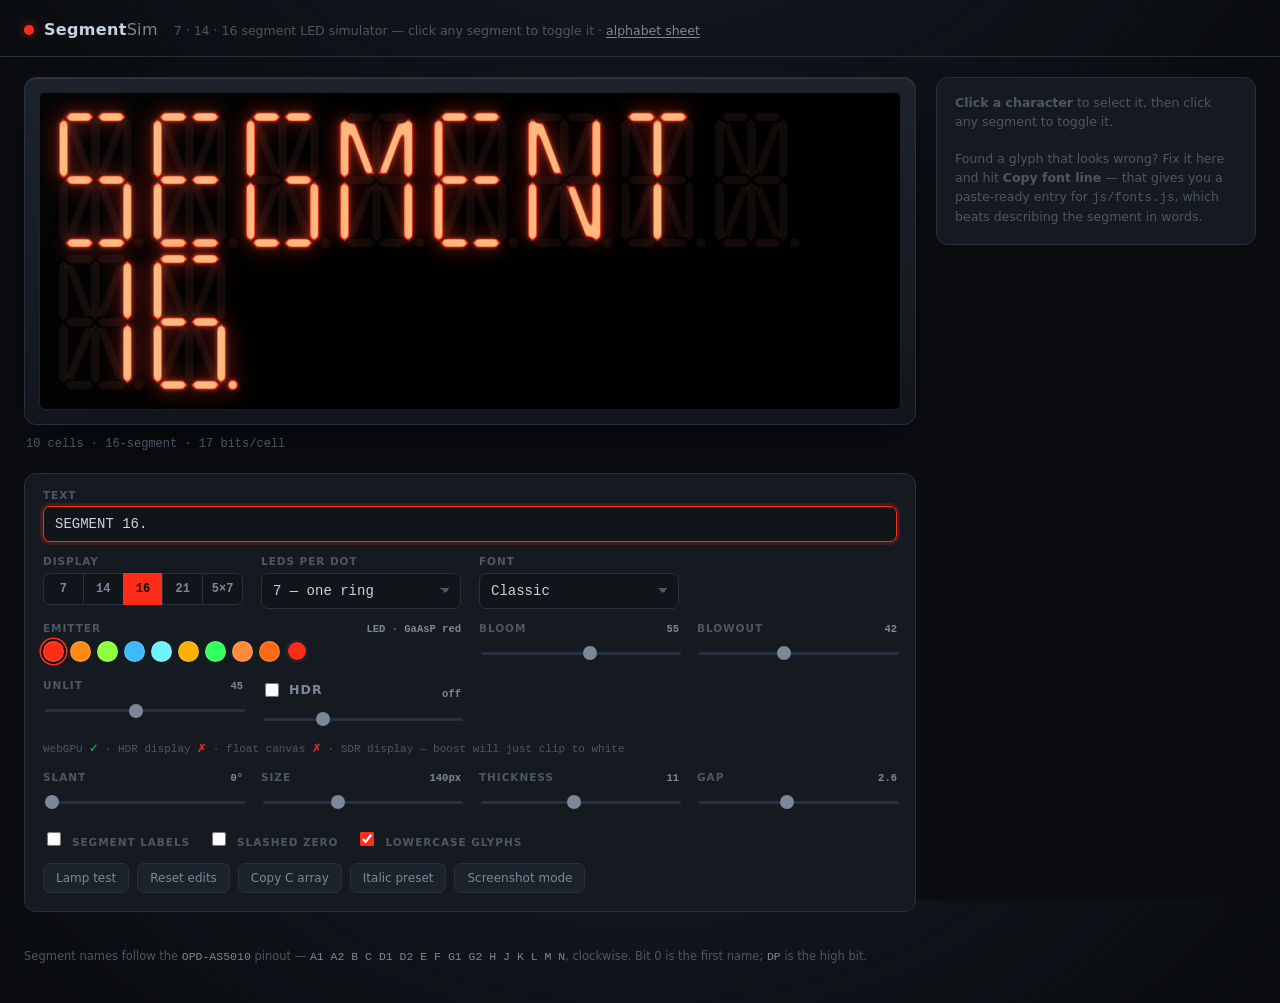
<file: index.html>
<!doctype html>
<html lang="en">
<head>
<meta charset="utf-8">
<meta name="viewport" content="width=device-width, initial-scale=1">
<title>Segment Display Simulator — 7 · 14 · 16</title>
<meta name="description" content="A vanilla HTML/SVG/JS simulator for 7-, 14- and 16-segment LED displays.">
<link rel="stylesheet" href="css/style.css">
</head>
<body>
<svg class="filterhost" aria-hidden="true" focusable="false"><defs id="bloomdefs"></defs></svg>

<header class="topbar">
  <div class="brand">
    <span class="dot" aria-hidden="true"></span>
    <h1>Segment<em>Sim</em></h1>
  </div>
  <p class="tagline">7 · 14 · 16 segment LED simulator — click any segment to toggle it · <a href="alphabet.html">alphabet sheet</a></p>
</header>

<main>

  <section class="stage" aria-label="Display">
    <div class="module">
      <div class="face" id="face"></div>
    </div>
    <p class="hint" id="hint"></p>
  </section>

  <section class="panel" aria-label="Controls">

    <div class="field span">
      <label for="text">Text</label>
      <input id="text" type="text" autocomplete="off" autocapitalize="off"
             spellcheck="false" placeholder="type something…">
    </div>

    <div class="field">
      <label>Display</label>
      <div class="btngroup" id="type" role="group">
        <button type="button" data-v="7">7</button>
        <button type="button" data-v="14">14</button>
        <button type="button" data-v="16" class="on">16</button>
        <button type="button" data-v="21">21</button>
        <button type="button" data-v="5x7">5&times;7</button>
      </div>
    </div>

    <div class="field" id="ringsField" hidden>
      <label for="rings">LEDs per dot</label>
      <select id="rings">
        <option value="0">1 &mdash; single die</option>
        <option value="1" selected>7 &mdash; one ring</option>
        <option value="2">19 &mdash; two rings</option>
      </select>
    </div>

    <div class="field">
      <label for="style">Font</label>
      <select id="style">
        <option value="classic">Classic</option>
        <option value="optoplus">Opto Plus chart</option>
      </select>
    </div>

    <div class="field wide2">
      <label>Emitter <output id="presetName">LED · GaAsP red</output></label>
      <div class="swatches" id="swatches">
        <input type="color" id="custom" value="#ff2d17" title="Custom colour">
      </div>
    </div>

    <div class="field">
      <label for="bloom" title="How far the light spreads — optics">Bloom <output id="bloomOut">45</output></label>
      <input id="bloom" type="range" min="0" max="100" step="1" value="45">
    </div>

    <div class="field">
      <label for="blowout" title="How hard the core clips to white — exposure">Blowout <output id="blowoutOut">42</output></label>
      <input id="blowout" type="range" min="0" max="100" step="1" value="42">
    </div>

    <div class="field">
      <label for="unlit" title="How visible the unlit dice are — ambient light on dark plastic">
        Unlit <output id="unlitOut">45</output>
      </label>
      <input id="unlit" type="range" min="0" max="100" step="1" value="45">
    </div>

    <div class="field" id="hdrField" hidden>
      <label for="hdrBoost" title="Emission above SDR white — needs an HDR display">
        <span class="chk"><input type="checkbox" id="hdrOn"> HDR</span>
        <output id="hdrBoostOut">off</output>
      </label>
      <input id="hdrBoost" type="range" min="1" max="8" step="0.1" value="3" disabled>
    </div>

    <p class="hdrnote" id="hdrNote" hidden></p>

    <div class="field">
      <label for="slant">Slant <output id="slantOut">0°</output></label>
      <input id="slant" type="range" min="0" max="22" step="1" value="0">
    </div>

    <div class="field">
      <label for="size">Size <output id="sizeOut">140px</output></label>
      <input id="size" type="range" min="48" max="300" step="2" value="140">
    </div>

    <div class="field">
      <label for="thick">Thickness <output id="thickOut">11</output></label>
      <input id="thick" type="range" min="5" max="18" step="0.5" value="11">
    </div>

    <div class="field">
      <label for="gap">Gap <output id="gapOut">2.6</output></label>
      <input id="gap" type="range" min="0" max="6" step="0.2" value="2.6">
    </div>

    <div class="field span checks">
      <label class="chk"><input type="checkbox" id="labels"> Segment labels</label>
      <label class="chk"><input type="checkbox" id="slashzero"> Slashed zero</label>
      <label class="chk"><input type="checkbox" id="lowercase" checked> Lowercase glyphs</label>
    </div>

    <div class="field span actions">
      <button type="button" id="testOn">Lamp test</button>
      <button type="button" id="clearOv">Reset edits</button>
      <button type="button" id="copyArr">Copy C array</button>
      <button type="button" id="italicPreset">Italic preset</button>
      <button type="button" id="shotBtn"
              title="Full-window black field with room for the whole bloom. Esc to exit.">Screenshot mode</button>
    </div>

  </section>

  <section class="inspector" id="inspector" aria-label="Segment inspector">
    <p class="empty">Click a character to inspect and edit its segments.</p>
  </section>

</main>

<footer>
  <p>Segment names follow the <code>OPD-AS5010</code> pinout — <code>A1 A2 B C D1 D2 E F G1 G2 H J K L M N</code>, clockwise. Bit 0 is the first name; <code>DP</code> is the high bit.</p>
</footer>

<script src="js/geometry.js"></script>
<script src="js/matrix.js"></script>
<script src="js/fonts.js"></script>
<script src="js/display.js"></script>
<script src="js/hdr.js"></script>
<script src="js/app.js"></script>
</body>
</html>
</file>
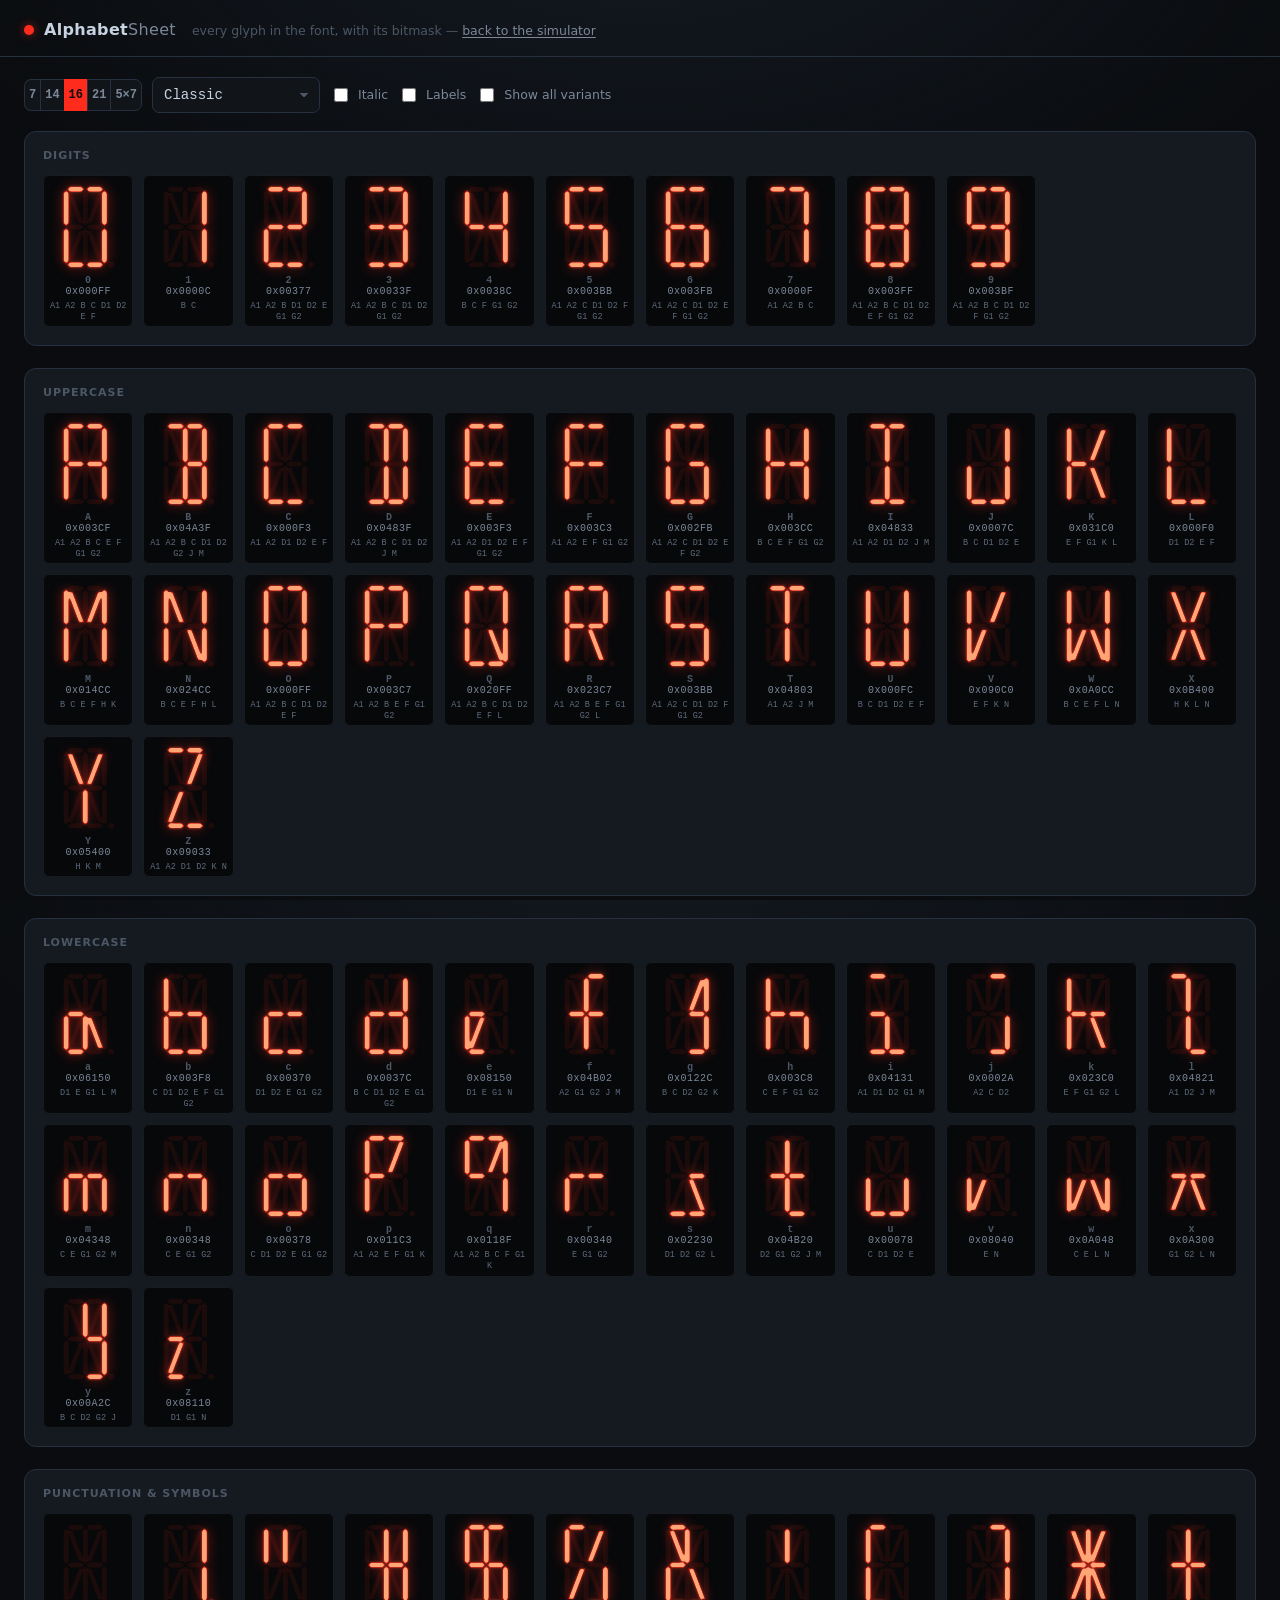
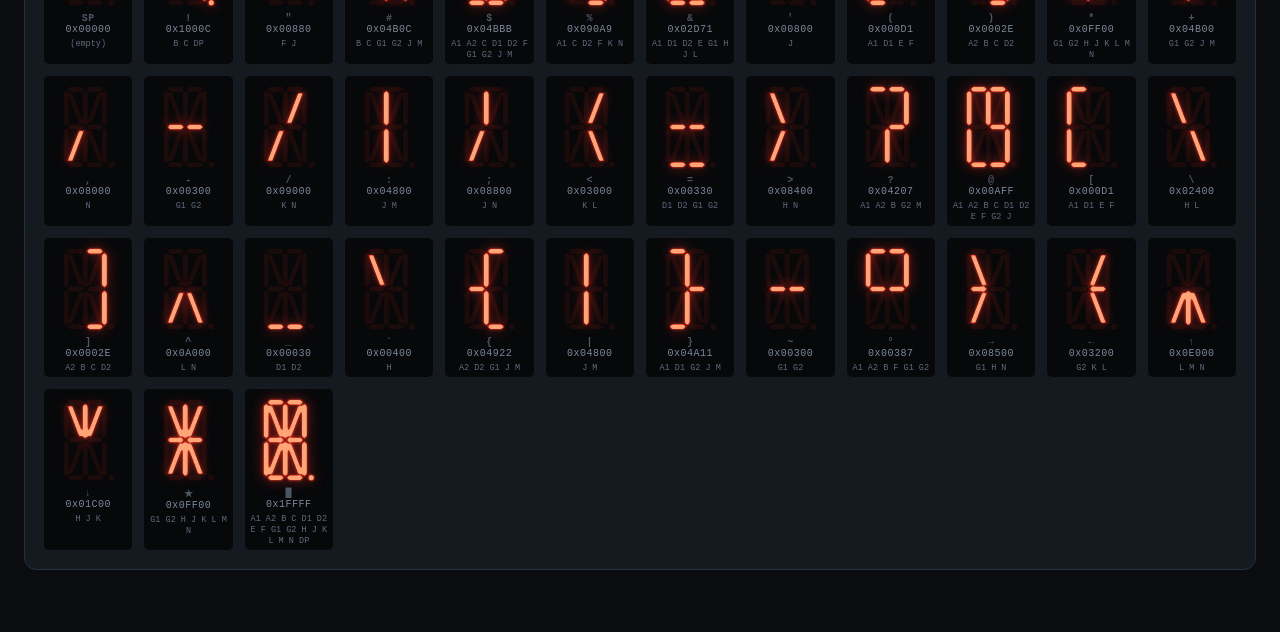
<file: alphabet.html>
<!doctype html>
<html lang="en">
<head>
<meta charset="utf-8">
<meta name="viewport" content="width=device-width, initial-scale=1">
<title>Alphabet sheet — SegmentSim</title>
<link rel="stylesheet" href="css/style.css">
<style>
  main { display: block; padding: 20px 24px 40px; }
  .sheet { background: var(--panel); border: 1px solid var(--line);
           border-radius: 12px; padding: 18px; margin-bottom: 22px; }
  .sheet h2 { margin: 0 0 14px; font: 600 11px/1 var(--sans);
              letter-spacing: .09em; text-transform: uppercase; color: var(--ink-faint); }
  .grid { display: grid; grid-template-columns: repeat(auto-fill, minmax(86px, 1fr)); gap: 10px; }
  .cellwrap { background: var(--face); border-radius: 6px; padding: 10px 6px 4px;
              text-align: center; box-shadow: inset 0 0 0 1px #171c23; }
  .cellwrap .glyph { height: 84px; margin: 0 auto; }
  .cellwrap b { display:block; font: 600 10px var(--mono); color: var(--ink-faint);
                margin-top: 6px; letter-spacing: .05em; }
  .cellwrap b .hex { color: var(--ink-dim); font-weight: 400; }
  .cellwrap .spec { display:block; margin-top:4px; font:500 8.5px ui-monospace,monospace;
                    color:#5d6b7d; text-decoration:none; cursor:pointer; line-height:1.3;
                    word-break:break-word; }
  .cellwrap .spec:hover { color: var(--led); }
  .cellwrap.edited { outline: 1px solid var(--led); }
  .cellwrap .seg { cursor: pointer; }
  .toolbar { display:flex; gap:10px; align-items:center; flex-wrap:wrap; margin-bottom:18px; }
</style>
</head>
<body>
<svg class="filterhost" aria-hidden="true" focusable="false"><defs id="bloomdefs"></defs></svg>
<header class="topbar">
  <div class="brand"><span class="dot"></span><h1>Alphabet<em>Sheet</em></h1></div>
  <p class="tagline">every glyph in the font, with its bitmask — <a href="index.html" style="color:var(--ink-dim)">back to the simulator</a></p>
</header>
<main>
  <div class="toolbar">
    <div class="btngroup" id="type">
      <button type="button" data-v="7">7</button>
      <button type="button" data-v="14">14</button>
      <button type="button" data-v="16" class="on">16</button>
        <button type="button" data-v="21">21</button>
        <button type="button" data-v="5x7">5&times;7</button>
    </div>
    <select id="style" style="width:auto">
      <option value="classic">Classic</option>
      <option value="optoplus">Opto Plus chart</option>
    </select>
    <label class="chk"><input type="checkbox" id="slant"> Italic</label>
    <label class="chk"><input type="checkbox" id="labels"> Labels</label>
    <label class="chk"><input type="checkbox" id="alts"> Show all variants</label>
  </div>
  <div id="out"></div>
</main>
<script src="js/geometry.js"></script>
<script src="js/matrix.js"></script>
<script src="js/fonts.js"></script>
<script src="js/display.js"></script>
<script>
(function () {
  'use strict';
  var G = window.LED.geometry, F = window.LED.fonts, D = window.LED.display;
  var out = document.getElementById('out');
  var type = '16', style = 'classic', slant = 0, labels = false, alts = false, bloom = 48, blowout = 36;
  /* Same query-string convention as the simulator, so a sheet is linkable. */
  (function () {
    try {
      var q = new URLSearchParams(location.search);
      if (q.get('type')) type = q.get('type');
      if (q.get('style')) style = q.get('style');
      if (q.get('bloom')) bloom = parseFloat(q.get('bloom'));
      if (q.get('blowout')) blowout = parseFloat(q.get('blowout'));
      if (q.get('slant')) slant = parseFloat(q.get('slant'));
      labels = q.get('labels') === '1';
      alts = q.get('alts') === '1';
    } catch (e) { /* ignore */ }
  })();
  document.getElementById('bloomdefs').innerHTML = D.bloomFilter(bloom, blowout);

  /* Per-cell edits, keyed by character + variant. The sheet is where you SPOT a bad
   * glyph, so it has to be where you can FIX one — otherwise you end up describing
   * segments in prose, which is exactly what this is here to stop. */
  var edits = {};
  function key(ch, v) { return ch + '\u0000' + v; }

  function setFor(ch, v, count) {
    var k = key(ch, v);
    if (edits[k]) return edits[k];
    return F.specToSet(F.lookup(type, ch, count > 1 ? v : null, style, true).spec);
  }

  function specOf(ch, v, count) {
    var set = setFor(ch, v, count);
    return F.ORDER[type].filter(function (n) { return set[n]; }).join(' ');
  }

  function cellHTML(ch, v, count, geo) {
    var set = setFor(ch, v, count);
    var spec = F.ORDER[type].filter(function (n) { return set[n]; }).join(' ');
    var label = ch === ' ' ? 'SP' : ch.replace(/&/g, '&amp;').replace(/</g, '&lt;');
    var edited = !!edits[key(ch, v)];
    return '<div class="cellwrap' + (edited ? ' edited' : '') +
      '" data-ch="' + encodeURIComponent(ch) + '" data-v="' + v + '" data-count="' + count + '">' +
      D.glyph({ index: 0, geo: geo, type: type, set: set, slant: slant,
                bloom: bloom, labels: labels, label: ch }) +
      '<b>' + label + (count > 1 ? '<span class="hex"> v' + (v + 1) + '</span>' : '') +
      '<br><span class="hex">' + hex(type, F.maskOf(type, set)) + '</span></b>' +
      '<u class="spec" title="click to copy the fonts.js line">' + (spec || '(empty)') + '</u>' +
      '</div>';
  }

  function hex(t, m) {
    var d = Math.ceil(F.ORDER[t].length / 4), s = m.toString(16).toUpperCase();
    while (s.length < d) s = '0' + s;
    return '0x' + s;
  }

  function section(title, chars) {
    var geo = G.build({ thickness: 11, gap: 2.6, type: type, rings: 1 });
    var h = ['<div class="sheet"><h2>' + title + '</h2><div class="grid">'];
    chars.forEach(function (ch) {
      var entry = F.TABLES[type][ch];
      if (!entry) return;
      var count = alts ? entry.length : 1;
      for (var v = 0; v < count; v++) {
        var look = F.lookup(type, ch, alts ? v : null, style, true);
        var set = F.specToSet(look.spec);
        var mask = F.maskOf(type, set);
        h.push(cellHTML(ch, v, count, geo));
      }
    });
    h.push('</div></div>');
    return h.join('');
  }

  function render() {
    var all = Object.keys(F.TABLES[type]);
    var alpha = all.filter(function (c) { return /^[A-Z]$/.test(c); });
    var lower = all.filter(function (c) { return /^[a-z]$/.test(c); });
    var digit = all.filter(function (c) { return /^[0-9]$/.test(c); });
    var punct = all.filter(function (c) { return !/^[A-Za-z0-9]$/.test(c); });
    out.innerHTML =
      section('Digits', digit) +
      section('Uppercase', alpha) +
      (lower.length ? section('Lowercase', lower) : '') +
      section('Punctuation & symbols', punct);
  }

  document.getElementById('out').addEventListener('click', function (e) {
    var cell = e.target.closest('.cellwrap');
    if (!cell) return;
    var ch = decodeURIComponent(cell.dataset.ch);
    var v = +cell.dataset.v, count = +cell.dataset.count;

    if (e.target.closest('.spec')) {
      copy(F.fontLine(type, ch, count > 1 ? v : 0, specOf(ch, v, count)),
           e.target.closest('.spec'));
      return;
    }
    var seg = e.target.closest('.seg');
    if (!seg) return;
    var set = setFor(ch, v, count), out = {};
    Object.keys(set).forEach(function (n) { if (set[n]) out[n] = true; });
    if (out[seg.dataset.seg]) delete out[seg.dataset.seg]; else out[seg.dataset.seg] = true;
    edits[key(ch, v)] = out;
    var geo = G.build({ thickness: 11, gap: 2.6, type: type, rings: 1 });
    cell.outerHTML = cellHTML(ch, v, count, geo);
  });

  function copy(text, el) {
    var done = function () {
      if (!el) return;
      var old = el.textContent;
      el.textContent = 'copied';
      setTimeout(function () { el.textContent = old; }, 1000);
    };
    if (navigator.clipboard && navigator.clipboard.writeText) {
      navigator.clipboard.writeText(text).then(done, done);
    } else {
      var ta = document.createElement('textarea');
      ta.value = text; ta.style.position = 'fixed'; ta.style.opacity = '0';
      document.body.appendChild(ta); ta.select();
      try { document.execCommand('copy'); } catch (err) { /* ignore */ }
      document.body.removeChild(ta); done();
    }
  }

  document.getElementById('type').addEventListener('click', function (e) {
    var b = e.target.closest('button'); if (!b) return;
    [].forEach.call(this.children, function (c) { c.classList.toggle('on', c === b); });
    type = b.dataset.v; edits = {}; render();
  });
  document.getElementById('style').addEventListener('change', function () { style = this.value; edits = {}; render(); });
  document.getElementById('slant').addEventListener('change', function () { slant = this.checked ? 12 : 0; render(); });
  document.getElementById('labels').addEventListener('change', function () { labels = this.checked; render(); });
  document.getElementById('alts').addEventListener('change', function () { alts = this.checked; render(); });
  [].forEach.call(document.getElementById('type').children, function (c) {
    c.classList.toggle('on', c.dataset.v === type);
  });
  document.getElementById('style').value = style;
  document.getElementById('slant').checked = !!slant;
  document.getElementById('labels').checked = labels;
  document.getElementById('alts').checked = alts;
  render();
})();
</script>
</body>
</html>
</file>
<file: css/style.css>
/* ---------------------------------------------------------------- tokens */
:root {
  --bg:        #0a0c0f;
  --bg-2:      #11151a;
  --panel:     #151a21;
  --panel-2:   #1b222b;
  --line:      #263040;
  --ink:       #c7d3e1;
  --ink-dim:   #7b8899;
  --ink-faint: #4c5765;

  --led:       #ff2b1c;
  --led-off:   rgba(255, 43, 28, 0.085);
  --led-glow:  rgba(255, 43, 28, 0.55);

  --face:      #07080a;
  --glyph-h:   140px;

  --mono: ui-monospace, "SF Mono", SFMono-Regular, Menlo, Consolas, monospace;
  --sans: -apple-system, BlinkMacSystemFont, "Segoe UI", Inter, system-ui, sans-serif;
}

* { box-sizing: border-box; }

html, body { height: 100%; }

body {
  margin: 0;
  background:
    radial-gradient(1200px 600px at 50% -10%, #141a22 0%, transparent 60%),
    var(--bg);
  color: var(--ink);
  font: 14px/1.5 var(--sans);
  -webkit-font-smoothing: antialiased;
}

/* --------------------------------------------------------------- topbar */
.topbar {
  display: flex; align-items: baseline; gap: 16px; flex-wrap: wrap;
  padding: 18px 24px 14px;
  border-bottom: 1px solid var(--line);
}
.brand { display: flex; align-items: center; gap: 10px; }
.brand .dot {
  width: 10px; height: 10px; border-radius: 50%;
  background: var(--led);
  box-shadow: 0 0 10px var(--led-glow);
}
.topbar h1 {
  margin: 0; font-size: 16px; font-weight: 650; letter-spacing: 0.02em;
}
.topbar h1 em { font-style: normal; color: var(--ink-dim); font-weight: 400; }
.tagline { margin: 0; color: var(--ink-faint); font-size: 12.5px; }

/* ----------------------------------------------------------------- main */
main {
  display: grid;
  grid-template-columns: minmax(0, 1fr) 320px;
  grid-template-areas: "stage inspector" "panel inspector";
  gap: 20px;
  padding: 20px 24px 8px;
  align-items: start;
}
@media (max-width: 960px) {
  main { grid-template-columns: 1fr; grid-template-areas: "stage" "panel" "inspector"; }
}

/* ---------------------------------------------------------------- stage */
.stage { grid-area: stage; min-width: 0; }

.module {
  background: linear-gradient(180deg, #1d232c 0%, #12161c 100%);
  border: 1px solid var(--line);
  border-radius: 12px;
  padding: 14px;
  box-shadow: 0 18px 40px -22px #000, inset 0 1px 0 #2c3644;
}

.face {
  position: relative;
  background: #000;
  border-radius: 6px;
  min-height: calc(var(--glyph-h) + 36px);
  padding: 18px 16px;
  display: flex; flex-wrap: wrap; align-items: center; align-content: center;
  gap: calc(var(--glyph-h) * 0.014);
  overflow-x: auto;
  box-shadow: inset 0 0 0 1px #1a1f27, inset 0 2px 14px rgba(0,0,0,0.9);
}
/* faint diffuser sheen across the window */
.face::after {
  content: ""; position: absolute; inset: 0; border-radius: 6px; pointer-events: none;
  background: linear-gradient(105deg, rgba(255,255,255,0.016) 0%, transparent 38%);
}

.glyph {
  height: var(--glyph-h);
  width: auto;
  flex: 0 0 auto;
  display: block;
  overflow: visible;
}
.glyph.sel .hit { fill: rgba(255,255,255,0.045); }
.hit { fill: transparent; cursor: pointer; }

.seg {
  fill: var(--led-off);
  cursor: pointer;
  transition: fill 90ms linear;
}
.seg.on { fill: var(--led); }
.seg:hover { fill: color-mix(in srgb, var(--led) 45%, transparent); }
body.noghost .seg:not(.on) { fill: transparent; }


.seglabels text {
  font: 500 7px var(--mono);
  fill: rgba(160, 185, 215, 0.75);
  text-anchor: middle;
  pointer-events: none;
  paint-order: stroke;
  stroke: rgba(0,0,0,0.85); stroke-width: 2px;
}

.hint {
  margin: 10px 2px 0; min-height: 18px;
  color: var(--ink-faint); font-size: 12px; font-family: var(--mono);
}

/* ---------------------------------------------------------------- panel */
.panel {
  grid-area: panel;
  display: grid;
  grid-template-columns: repeat(auto-fit, minmax(160px, 1fr));
  gap: 14px 18px;
  background: var(--panel);
  border: 1px solid var(--line);
  border-radius: 12px;
  padding: 16px 18px 18px;
}
.field { min-width: 0; display: flex; flex-direction: column; gap: 6px; }
.field.span { grid-column: 1 / -1; }
.field.wide2 { grid-column: span 2; }
.field > label {
  font: 600 10.5px/1 var(--sans);
  letter-spacing: 0.09em; text-transform: uppercase; color: var(--ink-faint);
  display: flex; justify-content: space-between; align-items: baseline; gap: 8px;
}
.field output { font-family: var(--mono); color: var(--ink-dim); letter-spacing: 0; text-transform: none; }

input[type="text"], select {
  width: 100%;
  background: var(--bg-2);
  border: 1px solid var(--line);
  border-radius: 7px;
  color: var(--ink);
  font: 14px var(--mono);
  padding: 9px 11px;
}
input[type="text"]:focus, select:focus {
  outline: none; border-color: var(--led);
  box-shadow: 0 0 0 3px color-mix(in srgb, var(--led) 18%, transparent);
}
select { appearance: none; cursor: pointer; padding-right: 28px;
  background-image: linear-gradient(45deg, transparent 50%, var(--ink-faint) 50%),
                    linear-gradient(135deg, var(--ink-faint) 50%, transparent 50%);
  background-position: calc(100% - 15px) 50%, calc(100% - 10px) 50%;
  background-size: 5px 5px, 5px 5px; background-repeat: no-repeat; }

input[type="range"] {
  -webkit-appearance: none; appearance: none;
  width: 100%; height: 22px; background: transparent; cursor: pointer;
}
input[type="range"]::-webkit-slider-runnable-track {
  height: 3px; border-radius: 2px; background: var(--line);
}
input[type="range"]::-webkit-slider-thumb {
  -webkit-appearance: none; width: 14px; height: 14px; margin-top: -5.5px;
  border-radius: 50%; background: var(--ink-dim); border: none;
}
input[type="range"]:focus::-webkit-slider-thumb,
input[type="range"]:hover::-webkit-slider-thumb { background: var(--led); }

.btngroup { display: flex; gap: 0; }
.btngroup button {
  flex: 1; padding: 8px 4px;
  background: var(--bg-2); color: var(--ink-dim);
  border: 1px solid var(--line); border-right-width: 0;
  font: 600 12px var(--mono); cursor: pointer;
}
.btngroup button:first-child { border-radius: 7px 0 0 7px; }
.btngroup button:last-child { border-radius: 0 7px 7px 0; border-right-width: 1px; }
.btngroup button.on { background: var(--led); color: #0a0c0f; border-color: var(--led); }

.swatches { display: flex; gap: 6px; align-items: center; flex-wrap: wrap; }
.swatches button {
  width: 21px; height: 21px; border-radius: 50%; cursor: pointer;
  background: var(--s); border: 1px solid rgba(255,255,255,0.16); padding: 0;
}
.swatches button.on { box-shadow: 0 0 0 2px var(--bg), 0 0 0 3.5px var(--s); }
.swatches input[type="color"] {
  width: 22px; height: 22px; padding: 0; border: 1px solid var(--line);
  border-radius: 50%; background: transparent; cursor: pointer;
}
.swatches input[type="color"]::-webkit-color-swatch-wrapper { padding: 1px; }
.swatches input[type="color"]::-webkit-color-swatch { border: none; border-radius: 50%; }

.checks { flex-direction: row; flex-wrap: wrap; gap: 8px 18px; }
.chk {
  display: flex; align-items: center; gap: 7px;
  font-size: 12.5px; color: var(--ink-dim); cursor: pointer;
  text-transform: none; letter-spacing: 0;
}
.chk input { accent-color: var(--led); width: 14px; height: 14px; }

.actions { flex-direction: row; flex-wrap: wrap; gap: 8px; }
.actions button, .vbtn {
  background: var(--panel-2); color: var(--ink-dim);
  border: 1px solid var(--line); border-radius: 7px;
  padding: 7px 12px; font: 500 12px var(--sans); cursor: pointer;
}
.actions button:hover, .vbtn:hover { color: var(--ink); border-color: #38455a; }
.actions button:active { transform: translateY(1px); }

/* ------------------------------------------------------------ inspector */
.inspector {
  grid-area: inspector;
  background: var(--panel);
  border: 1px solid var(--line);
  border-radius: 12px;
  padding: 16px 18px 18px;
  font-size: 13px;
  position: sticky; top: 16px;
}
.inspector .empty { color: var(--ink-faint); margin: 0; font-size: 12.5px; }
.inspector h2 {
  margin: 0 0 12px; font: 600 10.5px/1 var(--sans);
  letter-spacing: 0.09em; text-transform: uppercase; color: var(--ink-faint);
}
.kv { display: grid; grid-template-columns: 58px 1fr; gap: 5px 10px; margin-bottom: 14px; }
.kv dt { color: var(--ink-faint); font-size: 11px; text-transform: uppercase; letter-spacing: 0.06em; padding-top: 2px; }
.kv dd { margin: 0; font-family: var(--mono); font-size: 12.5px; color: var(--ink); word-break: break-all; }
.kv dd .big { font-size: 15px; color: var(--led); }

.chips { display: flex; flex-wrap: wrap; gap: 5px; margin: 0 0 14px; }
.chip {
  font: 600 11px var(--mono);
  padding: 4px 7px; border-radius: 5px; cursor: pointer;
  background: var(--bg-2); border: 1px solid var(--line); color: var(--ink-faint);
}
.chip.on { background: var(--led); border-color: var(--led); color: #0a0c0f; }

.vrow { display: flex; gap: 6px; align-items: center; flex-wrap: wrap; margin-bottom: 12px; }
.vrow span { color: var(--ink-faint); font-size: 11.5px; font-family: var(--mono); }
.edited { color: var(--led); font-size: 11px; font-family: var(--mono); }

/* --------------------------------------------------------------- footer */
footer {
  padding: 16px 24px 28px; color: var(--ink-faint); font-size: 11.5px;
  max-width: 900px;
}
footer code { font-family: var(--mono); color: var(--ink-dim); }

.tagline a { color: var(--ink-dim); text-decoration: underline; text-underline-offset: 2px; }
.tagline a:hover { color: var(--led); }

/* Off-screen host for the shared bloom filter; referenced by url(#bloom). */
.filterhost { position: absolute; width: 0; height: 0; overflow: hidden; }

/* No ambient-spill hack here on purpose. An inset box-shadow glows inward from the
 * BEZEL, uniformly, whether or not anything near that edge is lit — the frame lights
 * up instead of the emitters. The wide halo in the bloom filter already spills onto
 * the face, and it spills from where the light actually is. */


/* ── HDR emission layer ──────────────────────────────────────────────
 * The canvas sits UNDER the glyphs and supplies the light; the SVGs stay on
 * top with their lit group at opacity 0, so they keep their click targets.
 * The unlit dice remain visible and are mostly transparent, so the HDR halo
 * washes over them exactly as it does on a real board. */
#hdrcanvas {
  position: absolute; left: 0; top: 0;
  pointer-events: none;
  display: none;
  z-index: 0;
}
.face.hdr #hdrcanvas { display: block; }
.face.hdr .glyph { position: relative; z-index: 1; }
.face.hdr .glyph .lit { opacity: 0; }
/* the canvas draws the unlit dice too, with real dome shading - the SVG copy
   stays for hit-testing only, or the two would stack */
.face.hdr .glyph .off { opacity: 0; }
/* the diffuser sheen would sit on top of real emission and grey it down */
.face.hdr::after { opacity: 0.35; }

/* Chrome 154 on macOS shows the HDR canvas clipped to SDR - washed out - when
   it is the page's only compositing effect, and any backdrop-filter on the
   page puts it back. Found 2026-09-29, when this page and sign.rednex.ca's
   port of hdr.js both broke the night Chrome updated, with no code change. So:
   one invisible pixel of blur, only while HDR is on. Delete once Chrome is
   fixed, after checking this page without it. */
body:has(.face.hdr)::after {
  content: ''; position: fixed; left: 0; top: 0;
  width: 1px; height: 1px; pointer-events: none;
  backdrop-filter: blur(1px);
}

.hdrnote {
  font: 11px/1.5 ui-monospace, SFMono-Regular, Menlo, monospace;
  color: var(--muted, #7c8798);
  margin: -2px 0 0;
}
.hdrnote b.ok { color: #16a34a; }
.hdrnote b.no { color: #dc2626; }

/* ── Screenshot mode ─────────────────────────────────────────────────
 * The face becomes the whole window: pure black to every edge, glyphs centred,
 * and padding sized to the bloom so the halo is never anywhere near an edge.
 * It covers the page rather than hiding it, so leaving restores the scroll
 * position. Everything that would tint the black goes: the bezel shadow, the
 * diffuser sheen, the selection fill and the hover fill. */
body.shot { overflow: hidden; }
body.shot .face {
  position: fixed; inset: 0; z-index: 100;
  min-height: 0;
  padding: max(160px, calc(var(--glyph-h) * 0.75));
  justify-content: center;
  overflow: hidden;
  border-radius: 0;
  box-shadow: none;
}
body.shot .face::after { display: none; }
body.shot .glyph { pointer-events: none; }
body.shot .glyph.sel .hit { fill: transparent; }

.shotnote {
  position: fixed; left: 50%; bottom: 24px; transform: translateX(-50%);
  z-index: 101; margin: 0; pointer-events: none;
  font: 12px var(--mono); color: var(--ink-dim);
  animation: shotnote 2.4s ease-in forwards;
}
@keyframes shotnote { 0%, 55% { opacity: 1; } 100% { opacity: 0; } }

/* One line, always. `.field` is a flex column, so this must NOT be a .field. */
.hdrnote {
  grid-column: 1 / -1;
  display: block;
  white-space: nowrap; overflow: hidden; text-overflow: ellipsis;
  font: 11px/1.4 var(--mono); color: var(--ink-faint);
  margin: -4px 0 0;
}
.hdrnote b { font-weight: 600; }
/* the HDR label carries a checkbox on its left; keep it from being stretched
   by the label's space-between */
#hdrField > label > .chk { text-transform: none; letter-spacing: 0.09em; }
</file>
